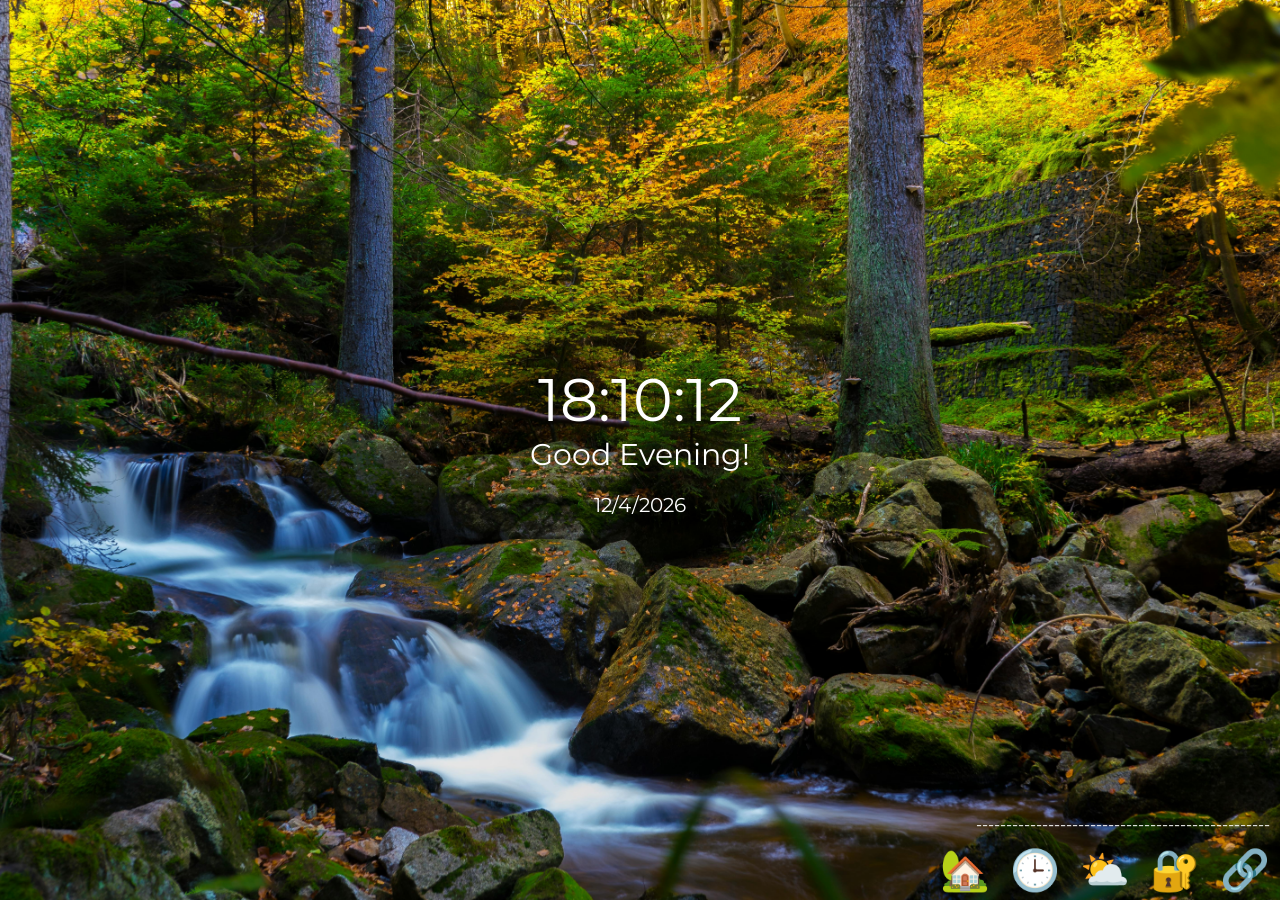
<file: clock.html>
<!DOCTYPE html>
<html lang="en">
<head>
    <meta charset="UTF-8">
    <meta name="viewport" content="width=device-width, initial-scale=1.0">
    <title>Digital Clock</title>
    <link rel="stylesheet" href="css/index.css">
    <link rel="preconnect" href="https://fonts.googleapis.com">
    <link rel="preconnect" href="https://fonts.gstatic.com" crossorigin>
    <link href="https://fonts.googleapis.com/css2?family=Bricolage+Grotesque:opsz,wght@12..96,200..800&family=Honk&family=Montserrat:ital,wght@0,100..900;1,100..900&family=Roboto:ital,wght@0,100..900;1,100..900&display=swap" rel="stylesheet">
</head>
<body id="clockPage">
    <div class="wrapper">

        <section id="clockContainer"> 
            <div id="clock" class="clockDate">
                <p id="time" class="time"></p>
                <p id="greeting" class="greeting"></p>
                <p id="date" class="date"></p>
            </div>
        </section>

        <footer>
            <div class="line">
                <p>-------------------------------------------------</p>
            </div>
            <div class="icons">
    
                <ul>
                    <li><a href="index.html">🏡</a></li>
                    <li><a href="clock.html">🕒</a></li>
                    <li><a href="weather.html">⛅</a></li>
                    <li><a href="password.html">🔐</a></li>
                    <li><a href="links.html">🔗</a></li>
                </ul>
            </div>
        </footer>
    
        <script src="js/clock.js"></script>
        <script src="js/bgi.js"></script>
    </div>
</body>
</html>
</file>
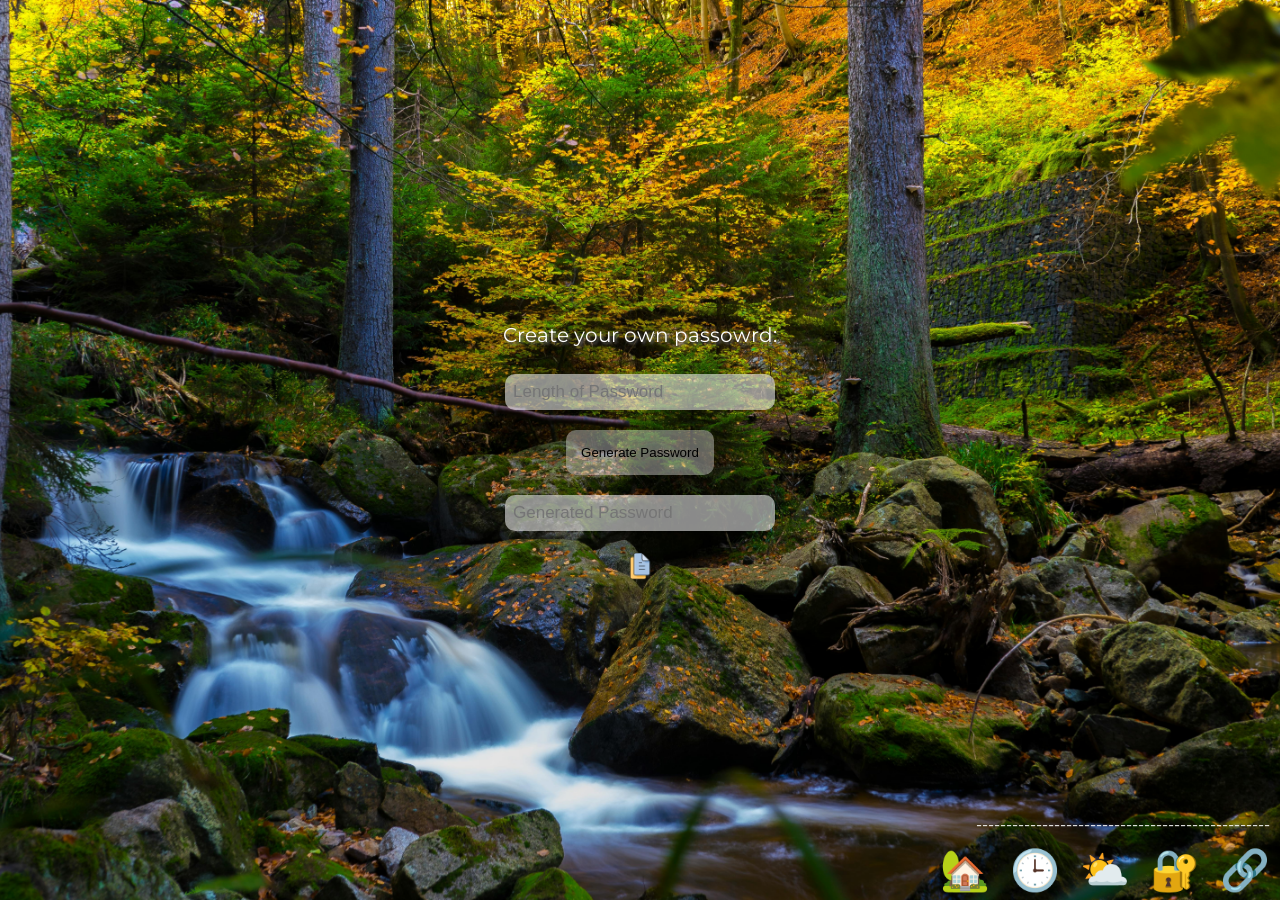
<file: password.html>
<!DOCTYPE html>
<html lang="en">
<head>
    <meta charset="UTF-8">
    <meta name="viewport" content="width=device-width, initial-scale=1.0">
    <title>Password generator</title>
    <link rel="stylesheet" href="css/index.css">
    <link rel="preconnect" href="https://fonts.googleapis.com">
    <link rel="preconnect" href="https://fonts.gstatic.com" crossorigin>
    <link href="https://fonts.googleapis.com/css2?family=Bricolage+Grotesque:opsz,wght@12..96,200..800&family=Honk&family=Montserrat:ital,wght@0,100..900;1,100..900&family=Roboto:ital,wght@0,100..900;1,100..900&display=swap" rel="stylesheet">
</head>
<body id="passwordPage">
    <div class="wrapper">

        <section id="password" class="container3"> 
            <div id="pass" class="passGen">
                <h2>Create your own passowrd:</h2>
                <div class="passContainer">
                    <input type="number" id="length" placeholder="Length of Password">
                    <button id="generate">Generate Password</button>
                    <input type="text" id="generatedPassword" placeholder="Generated Password" readonly>
                    <button id="copyLink" class="copyBtn"><img src="icons/copy.png" alt="copy button" width="30px"/></button>
                </div>
            </div>
        </section>
    
        <footer>
            <div class="line">
                <p>-------------------------------------------------</p>
            </div>
            <div class="icons">
    
                <ul>
                    <li><a href="index.html">🏡</a></li>
                    <li><a href="clock.html">🕒</a></li>
                    <li><a href="weather.html">⛅</a></li>
                    <li><a href="password.html">🔐</a></li>
                    <li><a href="links.html">🔗</a></li>
                </ul>
            </div>
        </footer>
    </div>

    <script src="js/password.js"></script>
    <script src="js/bgi.js"></script>
</body>
</html>
</file>
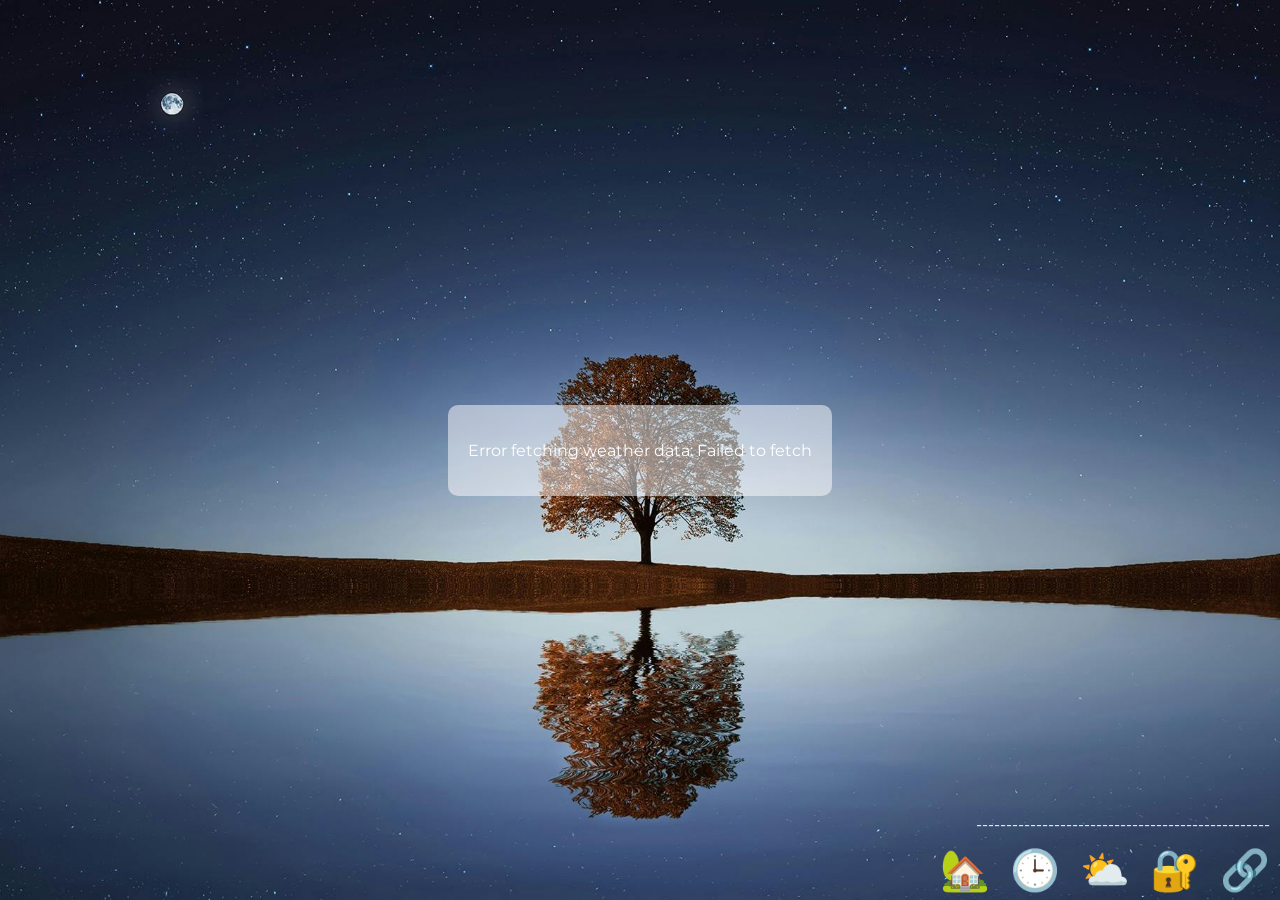
<file: weather.html>
<!DOCTYPE html>
<html lang="en">
<head>
    <meta charset="UTF-8">
    <meta name="viewport" content="width=device-width, initial-scale=1.0">
    <title>Weather</title>
    <link rel="stylesheet" href="css/index.css">
    <link rel="preconnect" href="https://fonts.googleapis.com">
    <link rel="preconnect" href="https://fonts.gstatic.com" crossorigin>
    <link href="https://fonts.googleapis.com/css2?family=Bricolage+Grotesque:opsz,wght@12..96,200..800&family=Honk&family=Montserrat:ital,wght@0,100..900;1,100..900&family=Roboto:ital,wght@0,100..900;1,100..900&display=swap" rel="stylesheet">
</head>
<body id="weatherPage">
    <div class="wrapper">

        <section id="weather" class="container2"> 
            <div id="weatherDisplay" class="weatherDisplay"></div>
            <div id="forecastContainer" class="forecastContainer"></div>
        </section>
    
        <footer>
            <div class="line">
                <p>-------------------------------------------------</p>
            </div>
            <div class="icons">
    
                <ul>
                    <li><a href="index.html">🏡</a></li>
                    <li><a href="clock.html">🕒</a></li>
                    <li><a href="weather.html">⛅</a></li>
                    <li><a href="password.html">🔐</a></li>
                    <li><a href="links.html">🔗</a></li>
                </ul>
            </div>
        </footer>
    </div>

    <script src="js/weather.js"></script>
    <script src="js/bgi.js"></script>
</body>
</html>
</file>
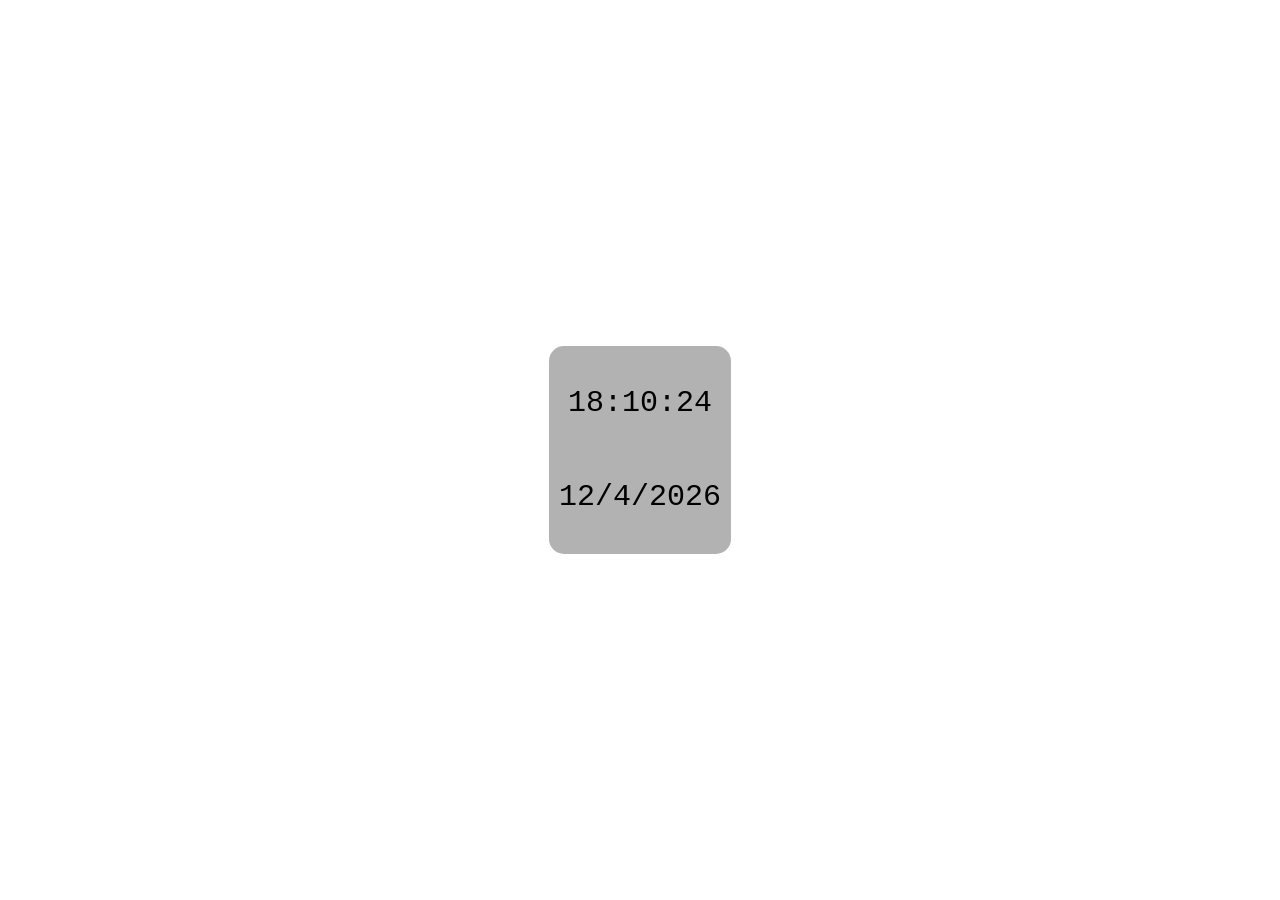
<file: clock/clock.html>
<!DOCTYPE html>
<html lang="en">
<head>
    <meta charset="UTF-8">
    <meta name="viewport" content="width=device-width, initial-scale=1.0">
    <title>Digital Clock</title>
    <link rel="stylesheet" href="clock.css">
</head>
<body>
    <div id="clock" class="clockDate">
        <p id="time" class="time"></p>
        <p id="date" class="date"></p>
    </div>
    <script src="clock.js"></script>
</body>
</html>
</file>
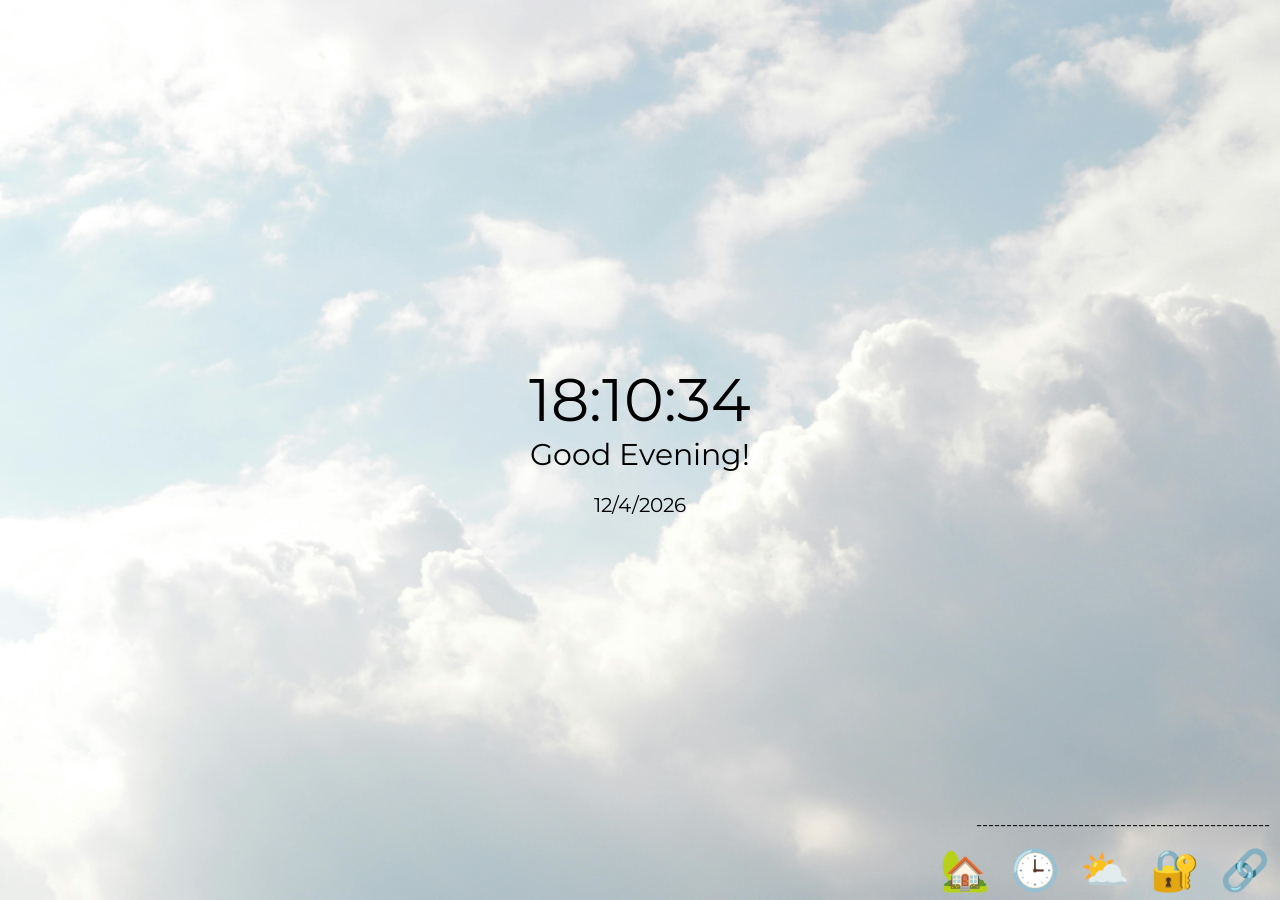
<file: project-break-dashboard/clock.html>
<!DOCTYPE html>
<html lang="en">
<head>
    <meta charset="UTF-8">
    <meta name="viewport" content="width=device-width, initial-scale=1.0">
    <title>Digital Clock</title>
    <link rel="stylesheet" href="index.css">
    <link rel="preconnect" href="https://fonts.googleapis.com">
    <link rel="preconnect" href="https://fonts.gstatic.com" crossorigin>
    <link href="https://fonts.googleapis.com/css2?family=Bricolage+Grotesque:opsz,wght@12..96,200..800&family=Honk&family=Montserrat:ital,wght@0,100..900;1,100..900&family=Roboto:ital,wght@0,100..900;1,100..900&display=swap" rel="stylesheet">
</head>
<body id="clockPage">
    <div class="wrapper">

        <section id="clockContainer"> 
            <div id="clock" class="clockDate">
                <p id="time" class="time"></p>
                <p id="greeting" class="greeting"></p>
                <p id="date" class="date"></p>
            </div>
        </section>

        <footer>
            <div class="line">
                <p>-------------------------------------------------</p>
            </div>
            <div class="icons">
    
                <ul>
                    <li><a href="index.html">🏡</a></li>
                    <li><a href="clock.html">🕒</a></li>
                    <li><a href="weather.html">⛅</a></li>
                    <li><a href="password.html">🔐</a></li>
                    <li><a href="links.html">🔗</a></li>
                </ul>
            </div>
        </footer>
    
        <script src="clock.js"></script>
        <script src="bgi.js"></script>
    </div>
</body>
</html>
</file>
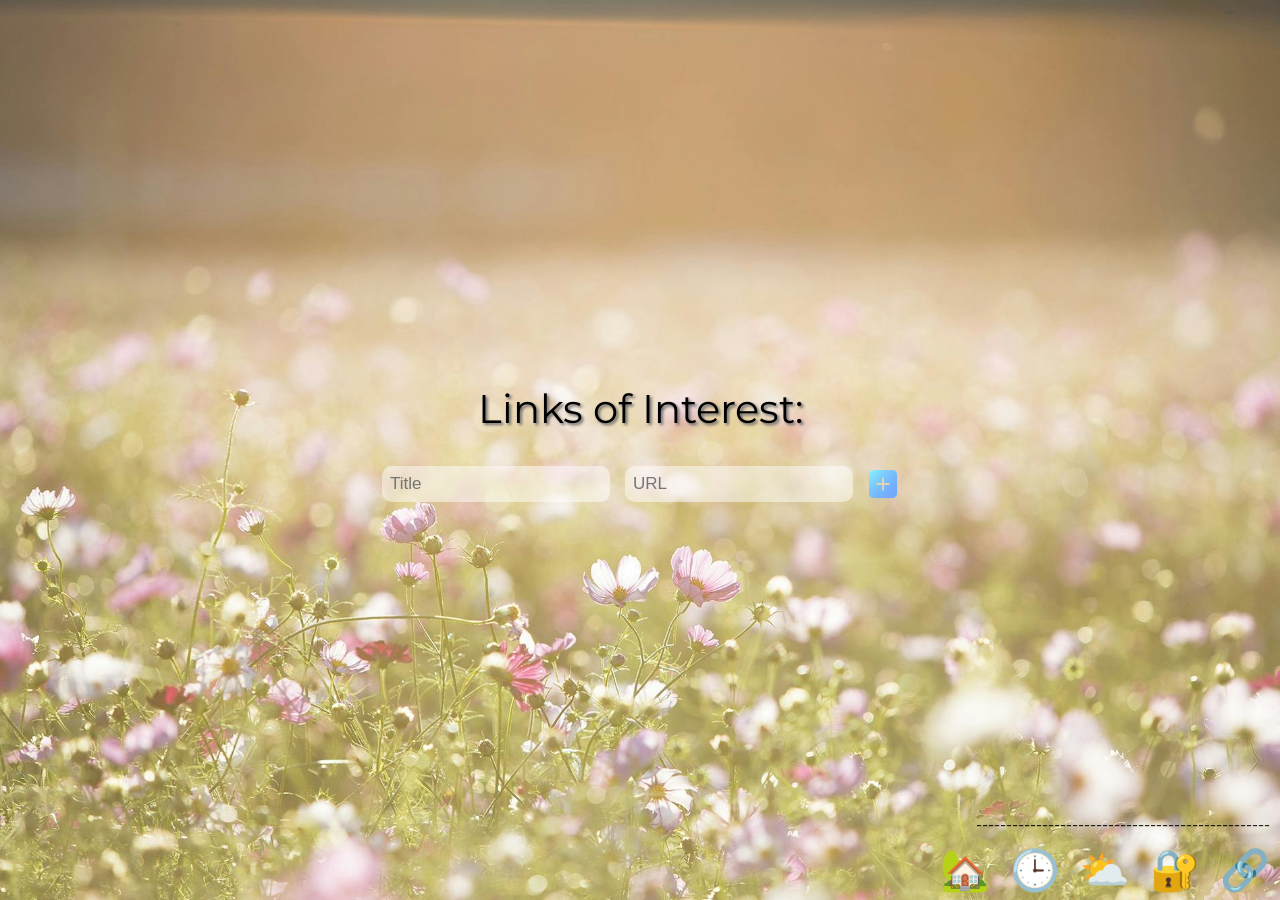
<file: project-break-dashboard/links.html>
<!DOCTYPE html>
<html lang="en">
<head>
    <meta charset="UTF-8">
    <meta name="viewport" content="width=1, initial-scale=1.0">
    <title>Links of interest</title>
    <link rel="stylesheet" href="index.css">
    <link rel="preconnect" href="https://fonts.googleapis.com">
    <link rel="preconnect" href="https://fonts.gstatic.com" crossorigin>
    <link href="https://fonts.googleapis.com/css2?family=Bricolage+Grotesque:opsz,wght@12..96,200..800&family=Honk&family=Montserrat:ital,wght@0,100..900;1,100..900&family=Roboto:ital,wght@0,100..900;1,100..900&display=swap" rel="stylesheet">
</head>
<body id="linksPage">
    <div class="wrapper">

        <section id="links" class="container4"> 
            <h2>Links of Interest:</h2>
            <div class="linkContainer" id="links">
                <div class="mainSec">
                    <input type="text" id="linkTitle" placeholder="Title"/>
                    <input type="url" id="linkUrl" placeholder="URL"/>
                    <button id="addLink" class="add"><img src="icons/add.png" class="addIcon" width="30px"/></button>
                </div>
                <div class="linkList" id="linkList">
                    <ul id="linksList"></ul>
                </div>
            </div>
        </section>
    
        <footer>
            <div class="line">
                <p>-------------------------------------------------</p>
            </div>
            <div class="icons">
    
                <ul>
                    <li><a href="index.html">🏡</a></li>
                    <li><a href="clock.html">🕒</a></li>
                    <li><a href="weather.html">⛅</a></li>
                    <li><a href="password.html">🔐</a></li>
                    <li><a href="links.html">🔗</a></li>
                </ul>
            </div>
        </footer>
        <script src="links.js"></script>
        <script src="bgi.js"></script>
    </div>
</body>
</html>
</file>
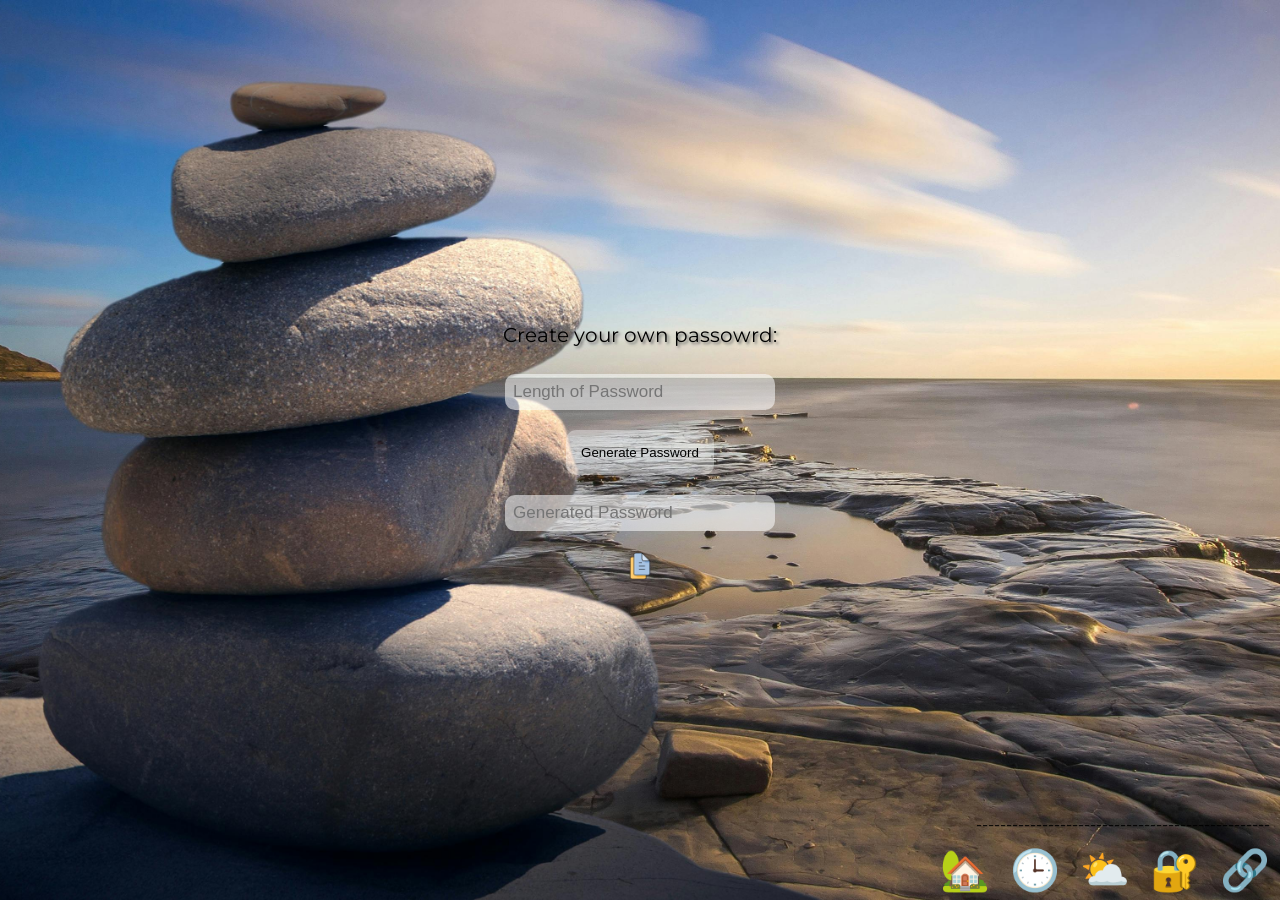
<file: project-break-dashboard/password.html>
<!DOCTYPE html>
<html lang="en">
<head>
    <meta charset="UTF-8">
    <meta name="viewport" content="width=device-width, initial-scale=1.0">
    <title>Password generator</title>
    <link rel="stylesheet" href="index.css">
    <link rel="preconnect" href="https://fonts.googleapis.com">
    <link rel="preconnect" href="https://fonts.gstatic.com" crossorigin>
    <link href="https://fonts.googleapis.com/css2?family=Bricolage+Grotesque:opsz,wght@12..96,200..800&family=Honk&family=Montserrat:ital,wght@0,100..900;1,100..900&family=Roboto:ital,wght@0,100..900;1,100..900&display=swap" rel="stylesheet">
</head>
<body id="passwordPage">
    <div class="wrapper">

        <section id="password" class="container3"> 
            <div id="pass" class="passGen">
                <h2>Create your own passowrd:</h2>
                <div class="passContainer">
                    <input type="number" id="length" placeholder="Length of Password">
                    <button id="generate">Generate Password</button>
                    <input type="text" id="generatedPassword" placeholder="Generated Password" readonly>
                    <button id="copyLink" class="copyBtn"><img src="icons/copy.png" alt="copy button" width="30px"/></button>
                </div>
            </div>
        </section>
    
        <footer>
            <div class="line">
                <p>-------------------------------------------------</p>
            </div>
            <div class="icons">
    
                <ul>
                    <li><a href="index.html">🏡</a></li>
                    <li><a href="clock.html">🕒</a></li>
                    <li><a href="weather.html">⛅</a></li>
                    <li><a href="password.html">🔐</a></li>
                    <li><a href="links.html">🔗</a></li>
                </ul>
            </div>
        </footer>
    </div>

    <script src="password.js"></script>
    <script src="bgi.js"></script>
</body>
</html>
</file>
<file: css/index.css>
html, body {
    height: 100%;
    margin: 0;
    padding: 0;
}
  
body {
    display: flex;
    flex-direction: column;
}
  
.wrapper {
    display: flex;
    flex-direction: column;
    flex: 1;
    min-height: 100vh;
}
  
main {
    flex: 1;
}

body {
    background-size: cover;
    background-position: center;
    background-repeat: no-repeat;
    background-attachment: fixed; 
    transition: 1s ease-in-out;
    font-family: 'Montserrat', sans-serif;
    margin: 0;
    padding: 0;
    
}

#home h2 {
    font-size: 2rem;
    text-align: center;
    margin-top: 20px;
    font-weight: 400;
    text-shadow: #676767 2px 2px 3px;
}

h2 {
    font-size: 20px;
    font-weight: 400;
    text-shadow: #676767 2px 2px 3px;
}

.container1, .container2, .container3, .container4 {
    position: absolute;
    padding: 20px;
}

#home .container1 {
    top: 50%;
    left: 50%;
    transform: translate(-50%, -50%);
}

.clockDate .time {
    font-size: 60px;
    padding: 0;
    margin: 0;
    text-align: center;
   
}

.clockDate .greeting {
    font-size: 30px;
    text-align: center;
    margin: 0;
    padding: 0;
    font-weight: 400;
}

.clockDate .date {
    font-size: 20px;
    text-align: center;
    margin: 10 0 0 0;
    padding: 0;
    font-weight: 400;
}

#home .container2 {
    position: fixed;
    display: flex;
    flex-direction: column;
    justify-content: center;
    right: 20px;    
    top: 20px;
    background-color: #ffffff61;
    border-radius: 10px;
}

.currentWeather {
    position: relative;
    display: flex;
    flex-direction: row;
    justify-content: center;
    align-items: flex-start;
    gap: 100px;
}

.locConIcon img {
    width: 100px;
    height: 100px;
}

.locConIcon {
    gap: 8px;
    margin: 0;
    padding: 0;
}

.forecastContainer {
    display: flex;
    gap: 20px;
    overflow-x: auto;
    max-width: 400px;
    right: 10px;
}

#home .container3 {
    bottom: 20px;
    left: 20px;
}

.passContainer {
    display: flex;
    flex-direction: column;
    justify-content: center;
    align-items: center;
    gap: 20px;
    border: none;
    padding: 10px;
    max-width: 400px;
}

#generate {
    width: fit-content;
    padding: 15px;
    border: none;
    border-radius: 10px;
    background-color: rgba(253, 253, 253, 0.37);
    text-align: center;
}

#generate:hover {
    box-shadow: black 3px 3px 5px;
    cursor: pointer;
    background-color: rgba(0, 0, 0, 0.537);
    color: white;
}

#length, #generatedPassword {
    font-size: 17px;
    padding: 8px;
    border: none;
    border-radius: 10px;
    background-color: rgba(253, 253, 253, 0.547);
    width: 100%;
}

.copyBtn {
    border: none;
    border-radius: 5px;
    vertical-align: middle;
    background-color: rgba(0, 0, 0, 0);
    width: fit-content;
    padding: 0;
    margin: 0;
}

.copyIcon {
    vertical-align: middle;
    padding: 0;
    margin: 0;
    border-radius: 5px;
}

.copyIcon:hover {
    cursor: pointer;
}

#home .container4 {
    top: 20px;
    left: 20px;
    display: flex;
    flex-direction: column;
    justify-content: center;
    align-items: center;
}

.linkContainer {
    display: flex;
    flex-direction: column;
    gap: 15px;
    justify-content: center;
    align-items: center;
}

.mainSec {
    display: flex;
    flex-direction: row;
    justify-content: center;
    align-items: center;
    gap: 15px;
}

#linkTitle, #linkUrl {
    border-radius: 10px;
    border: none;
    font-size: 17px;
    padding: 8px;
    background-color: #ffffff81;
}

#addLink {
    border: none;
    border-radius: 5px;
    padding: 0;
    background-color: rgba(0, 0, 0, 0);
}

.addIcon {
    vertical-align: middle;
}

#addLink:hover {
    box-shadow: black 3px 3px 5px;
    cursor: pointer;
}

.linkList {
    display: flex;
    flex-direction: row;
    gap: 10px;
}

#linksList {
    display: flex;
    flex-direction: row;
    max-width: 455px;
    flex-wrap: wrap;
    justify-content: space-evenly;
    column-gap: 15px;
    row-gap: 25px;
    list-style: none;
    padding: 0px;
}

#linksList li {
    position: relative;
}

#linksList a {
    text-decoration: none;
    border-radius: 5px;
    background-color: rgba(255, 255, 255, 0.525);
    padding: 5px;
    color: rgb(0, 0, 0);
}

#linksList a:hover {
    background-color: black;
    cursor: pointer;
    color: white;
}

.deleteLink {
    position: absolute;
    top: -13px;
    right: -12px;
    background-color: rgba(0, 0, 0, 0);
    border: none;
}

.deleteLink:hover {
    cursor: pointer;
}

/* individual pages */
#clockPage .wrapper{
    display: flex;
    justify-content: center;
    align-items: center;
    height: 100vh;
    width: 100%;
}

#clockPage p {
    font-family: Montserrat, sans-serif;
}

#clockPage footer {
    position: absolute;
    bottom: 10px;
    right: 10px;
}

#weatherPage .wrapper{
    display: flex;
    justify-content: center;
    align-items: center;
    height: 100vh;
    width: 100%;
}

#weatherPage footer {
    position: absolute;
    bottom: 10px;
    right: 10px;
}

#weatherPage #weather {
    border-radius: 10px;
    background-color: rgba(255, 255, 255, 0.5);
}

#passwordPage .wrapper{
    display: flex;
    justify-content: center;
    align-items: center;
    height: 100vh;
    width: 100%;
}

#passwordPage .copyBtn:hover {
    cursor: pointer;
}


#linksPage .wrapper{
    display: flex;
    justify-content: center;
    align-items: center;
    height: 100vh;
    width: 100%;
}

#links {
    display: flex;
    flex-direction: column;
    justify-content: center;
    align-items: center;
}

#links h2 {
    font-size: 40px;
}



/* end of individual pages*/

footer {
    position: absolute;
    bottom: 10px;
    right: 10px;
    height: 60px;
    display: flex;
    flex-direction: column;
    justify-content: flex-end;
    align-items: flex-end;
}

.line {
    width: 100%;
    display: flex;
    justify-content: flex-end;
}
  
footer ul {
    list-style: none;
    margin: 0;
    padding: 0;
    display: flex;
    gap: 20px;
}
  
footer ul li {
    display: flex;
    align-items: center;
    justify-content: center;
}
  
footer ul li a {
    font-size: 40px;
    text-decoration: none;
    line-height: 1;
    display: flex;
    align-items: center;
    justify-content: center;
}

a:hover {
    text-shadow: black 3px 3px 5px;
}
</file>
<file: clock/clock.css>
body {
    height: 100%;
    margin: 0;
    padding: 0;
 }
 
 
 .clockDate {
    display: flex;
    flex-direction: column;
    justify-content: center;
    align-items: center;
    font-family: 'Courier New', Courier, monospace;
    height: fit-content;
    width: fit-content;
    position: absolute;
    top: 50%;
    left: 50%;
    transform: translate(-50%, -50%);
    font-size: 30px;
    padding: 10px;
    border-radius: 15px;
    background-color:rgba(0,0,0, 0.3);
}
</file>
<file: project-break-dashboard/index.css>
html, body {
    height: 100%;
    margin: 0;
    padding: 0;
}
  
body {
    display: flex;
    flex-direction: column;
}
  
.wrapper {
    display: flex;
    flex-direction: column;
    flex: 1;
    min-height: 100vh;
}
  
main {
    flex: 1;
}

body {
    background-size: cover;
    background-position: center;
    background-repeat: no-repeat;
    background-attachment: fixed; 
    transition: 1s ease-in-out;
    font-family: 'Montserrat', sans-serif;
    margin: 0;
    padding: 0;
    
}

#home h2 {
    font-size: 2rem;
    text-align: center;
    margin-top: 20px;
    font-weight: 400;
    text-shadow: #676767 2px 2px 3px;
}

h2 {
    font-size: 20px;
    font-weight: 400;
    text-shadow: #676767 2px 2px 3px;
}

.container1, .container2, .container3, .container4 {
    position: absolute;
    padding: 20px;
}

#home .container1 {
    top: 50%;
    left: 50%;
    transform: translate(-50%, -50%);
}

.clockDate .time {
    font-size: 60px;
    padding: 0;
    margin: 0;
    text-align: center;
   
}

.clockDate .greeting {
    font-size: 30px;
    text-align: center;
    margin: 0;
    padding: 0;
    font-weight: 400;
}

.clockDate .date {
    font-size: 20px;
    text-align: center;
    margin: 10 0 0 0;
    padding: 0;
    font-weight: 400;
}

#home .container2 {
    position: fixed;
    display: flex;
    flex-direction: column;
    justify-content: center;
    right: 60px;    
    top: 100px;
    background-color: #ffffff61;
    border-radius: 10px;
}

.currentWeather {
    position: relative;
    display: flex;
    flex-direction: row;
    justify-content: center;
    align-items: flex-start;
    gap: 100px;
}

.locConIcon img {
    width: 100px;
    height: 100px;
}

.locConIcon {
    gap: 8px;
    margin: 0;
    padding: 0;
}

.forecastContainer {
    display: flex;
    gap: 20px;
    overflow-x: auto;
    max-width: 400px;
    right: 10px;
}

#home .container3 {
    bottom: 60px;
    left: 60px;
}

.passContainer {
    display: flex;
    flex-direction: column;
    justify-content: center;
    align-items: center;
    gap: 20px;
    border: none;
    padding: 10px;
    max-width: 400px;
}

#generate {
    width: fit-content;
    padding: 15px;
    border: none;
    border-radius: 10px;
    background-color: rgba(253, 253, 253, 0.37);
    text-align: center;
}

#generate:hover {
    box-shadow: black 3px 3px 5px;
    cursor: pointer;
    background-color: rgba(0, 0, 0, 0.537);
    color: white;
}

#length, #generatedPassword {
    font-size: 17px;
    padding: 8px;
    border: none;
    border-radius: 10px;
    background-color: rgba(253, 253, 253, 0.547);
    width: 100%;
}

.copyBtn {
    border: none;
    border-radius: 5px;
    vertical-align: middle;
    background-color: rgba(0, 0, 0, 0);
    width: fit-content;
    padding: 0;
    margin: 0;
}

.copyIcon {
    vertical-align: middle;
    padding: 0;
    margin: 0;
    border-radius: 5px;
}

.copyIcon:hover {
    cursor: pointer;
}

#home .container4 {
    top: 60px;
    left: 60px;
    display: flex;
    flex-direction: column;
    justify-content: center;
    align-items: center;
}

.linkContainer {
    display: flex;
    flex-direction: column;
    gap: 15px;
    justify-content: center;
    align-items: center;
}

.mainSec {
    display: flex;
    flex-direction: row;
    justify-content: center;
    align-items: center;
    gap: 15px;
}

#linkTitle, #linkUrl {
    border-radius: 10px;
    border: none;
    font-size: 17px;
    padding: 8px;
    background-color: #ffffff81;
}

#addLink {
    border: none;
    border-radius: 5px;
    padding: 0;
    background-color: rgba(0, 0, 0, 0);
}

.addIcon {
    vertical-align: middle;
}

#addLink:hover {
    box-shadow: black 3px 3px 5px;
    cursor: pointer;
}

.linkList {
    display: flex;
    flex-direction: row;
    gap: 10px;
}

#linksList {
    display: flex;
    flex-direction: row;
    max-width: 455px;
    flex-wrap: wrap;
    justify-content: space-evenly;
    column-gap: 15px;
    row-gap: 25px;
    list-style: none;
    padding: 0px;
}

#linksList li {
    position: relative;
}

#linksList a {
    text-decoration: none;
    border-radius: 5px;
    background-color: rgba(255, 255, 255, 0.525);
    padding: 5px;
    color: rgb(0, 0, 0);
}

#linksList a:hover {
    background-color: black;
    cursor: pointer;
    color: white;
}

.deleteLink {
    position: absolute;
    top: -13px;
    right: -12px;
    background-color: rgba(0, 0, 0, 0);
    border: none;
}

.deleteLink:hover {
    cursor: pointer;
}

/* individual pages */
#clockPage .wrapper{
    display: flex;
    justify-content: center;
    align-items: center;
    height: 100vh;
    width: 100%;
}

#clockPage p {
    font-family: Montserrat, sans-serif;
}

#clockPage footer {
    position: absolute;
    bottom: 10px;
    right: 10px;
}

#weatherPage .wrapper{
    display: flex;
    justify-content: center;
    align-items: center;
    height: 100vh;
    width: 100%;
}

#weatherPage footer {
    position: absolute;
    bottom: 10px;
    right: 10px;
}

#weatherPage #weather {
    border-radius: 10px;
    background-color: rgba(255, 255, 255, 0.5);
}

#passwordPage .wrapper{
    display: flex;
    justify-content: center;
    align-items: center;
    height: 100vh;
    width: 100%;
}

#passwordPage .copyBtn:hover {
    cursor: pointer;
}


#linksPage .wrapper{
    display: flex;
    justify-content: center;
    align-items: center;
    height: 100vh;
    width: 100%;
}

#links {
    display: flex;
    flex-direction: column;
    justify-content: center;
    align-items: center;
}

#links h2 {
    font-size: 40px;
}



/* end of individual pages*/

footer {
    position: absolute;
    bottom: 10px;
    right: 10px;
    height: 60px;
    display: flex;
    flex-direction: column;
    justify-content: flex-end;
    align-items: flex-end;
}

.line {
    width: 100%;
    display: flex;
    justify-content: flex-end;
}
  
footer ul {
    list-style: none;
    margin: 0;
    padding: 0;
    display: flex;
    gap: 20px;
}
  
footer ul li {
    display: flex;
    align-items: center;
    justify-content: center;
}
  
footer ul li a {
    font-size: 40px;
    text-decoration: none;
    line-height: 1;
    display: flex;
    align-items: center;
    justify-content: center;
}

a:hover {
    text-shadow: black 3px 3px 5px;
}
</file>
